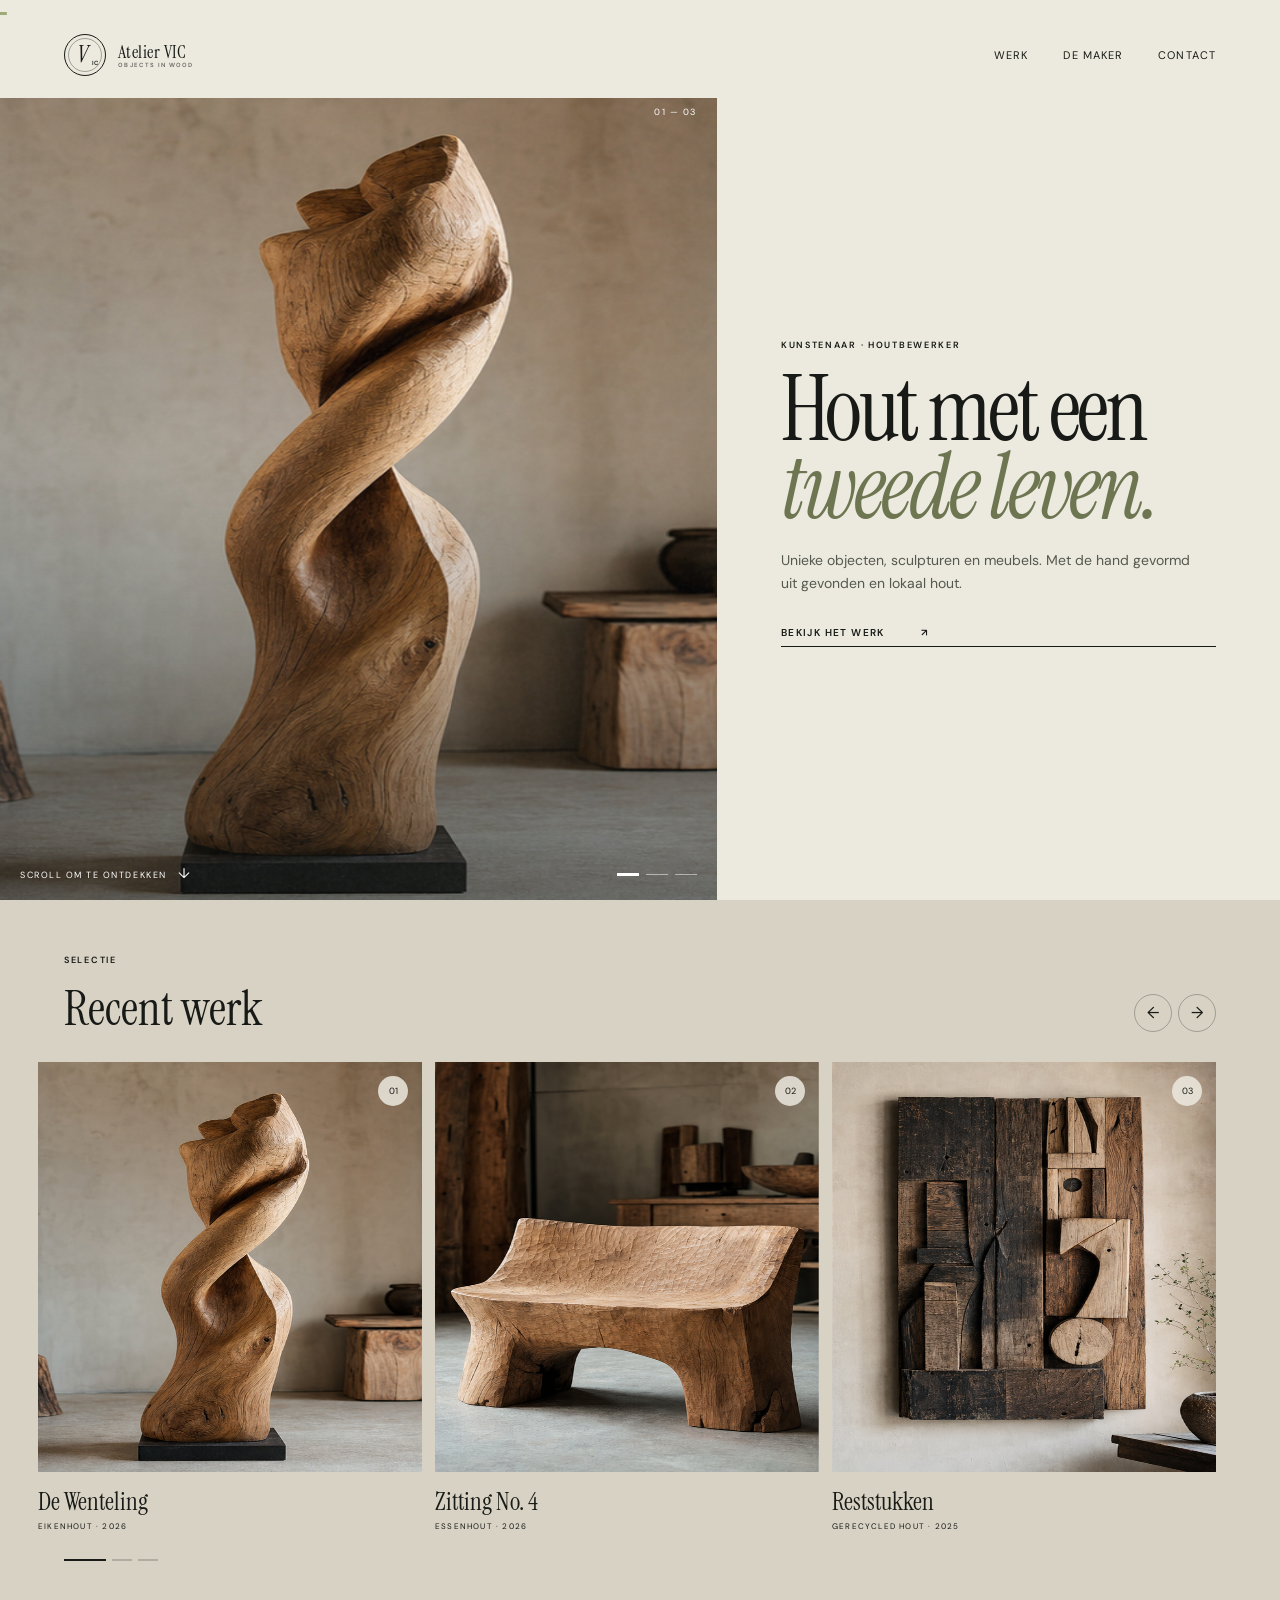
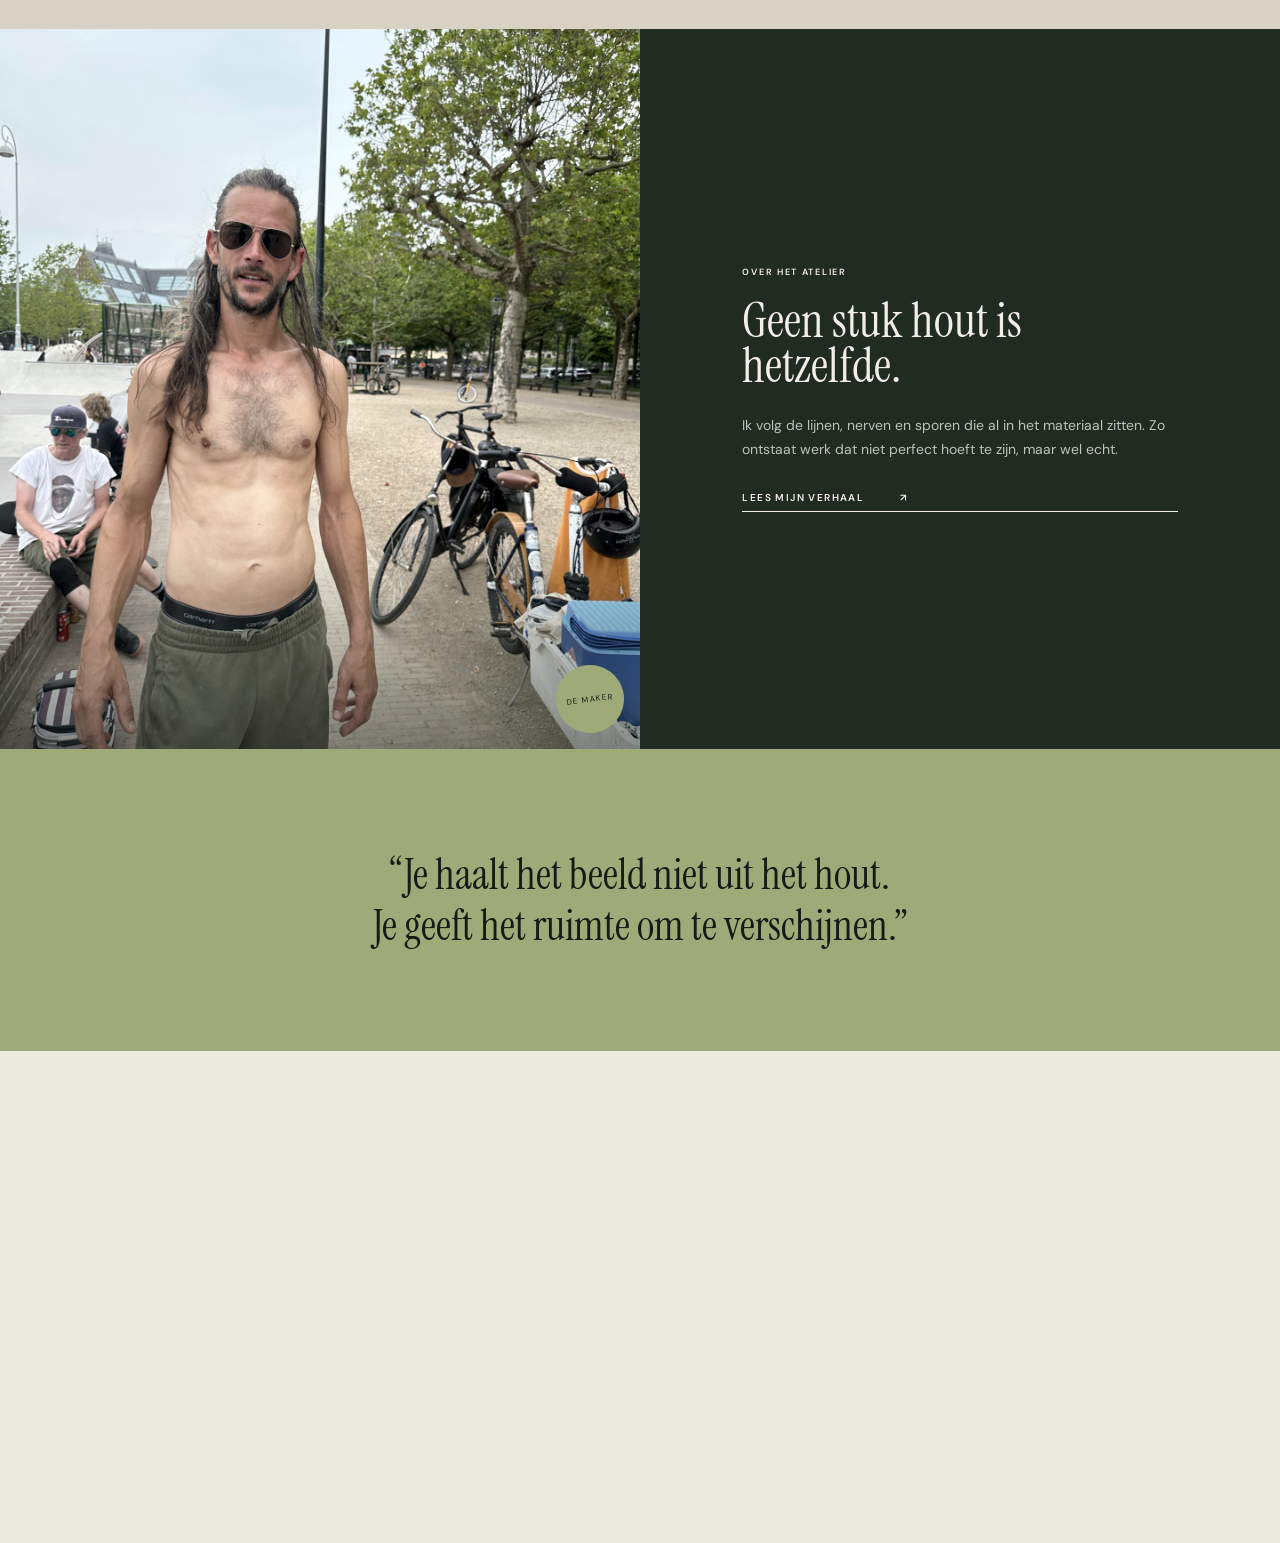
<file: index.html>
<!doctype html>
<html lang="nl" class="home-shell">
<head>
  <meta charset="utf-8">
  <meta name="viewport" content="width=device-width, initial-scale=1">
  <meta name="theme-color" content="#1e261e">
  <title>Atelier VIC — Kunst uit hout</title>
  <link rel="preconnect" href="https://fonts.googleapis.com">
  <link rel="preconnect" href="https://fonts.gstatic.com" crossorigin>
  <link href="https://fonts.googleapis.com/css2?family=DM+Sans:wght@400;500;600&family=Instrument+Serif:ital@0;1&display=swap" rel="stylesheet">
  <link rel="stylesheet" href="styles.css">
</head>
<body class="home">
  <div class="scroll-progress" aria-hidden="true"><span></span></div>
  <header class="site-header">
    <a class="brand" href="index.html" aria-label="Atelier VIC home">
      <span class="brand-mark" aria-hidden="true"><span>V</span><small>IC</small></span>
      <span class="brand-copy"><span class="brand-name">Atelier VIC</span><span class="brand-sub">Objects in wood</span></span>
    </a>
    <button class="menu-button" type="button" aria-label="Menu openen" aria-expanded="false">
      <span></span><span></span>
    </button>
    <nav class="nav">
      <a href="werk.html">Werk</a>
      <a href="over.html">De maker</a>
      <a href="contact.html">Contact</a>
    </nav>
  </header>

  <main id="top">
    <section class="hero snap-section">
      <div class="hero-art" aria-label="Handgemaakte sculpturen van hout">
        <div class="hero-slides" aria-hidden="true">
          <div class="hero-slide panel-one is-active"></div>
          <div class="hero-slide panel-two"></div>
          <div class="hero-slide panel-three"></div>
        </div>
        <div class="grain"></div>
        <div class="hero-index" aria-live="polite">01 — 03</div>
        <div class="hero-dots" aria-label="Hero-afbeeldingen">
          <button class="is-active" type="button" data-slide="0" aria-label="Toon sculptuur"></button>
          <button type="button" data-slide="1" aria-label="Toon houten bank"></button>
          <button type="button" data-slide="2" aria-label="Toon wandobject"></button>
        </div>
        <a class="scroll-note" href="#werk">SCROLL OM TE ONTDEKKEN <span>↓</span></a>
      </div>
      <div class="hero-copy">
        <p class="eyebrow">KUNSTENAAR · HOUTBEWERKER</p>
        <h1>Hout met een<br><em>tweede leven.</em></h1>
        <p class="intro">Unieke objecten, sculpturen en meubels. Met de hand gevormd uit gevonden en lokaal hout.</p>
        <a class="text-link" href="werk.html">BEKIJK HET WERK <span>↗</span></a>
      </div>
    </section>

    <section class="work-section snap-section" id="werk">
      <div class="section-head">
        <div>
          <p class="eyebrow">SELECTIE</p>
          <h2>Recent werk</h2>
        </div>
        <div class="gallery-controls">
          <button type="button" data-dir="-1" aria-label="Vorige werk">←</button>
          <button type="button" data-dir="1" aria-label="Volgende werk">→</button>
        </div>
      </div>

      <div class="gallery" tabindex="0">
        <article class="work-card">
          <div class="work-image panel-one"><span>01</span></div>
          <div class="work-meta">
            <h3><a href="project-de-wenteling.html">De Wenteling</a></h3>
            <p>EIKENHOUT · 2026</p>
          </div>
        </article>
        <article class="work-card">
          <div class="work-image panel-two"><span>02</span></div>
          <div class="work-meta">
            <h3>Zitting No. 4</h3>
            <p>ESSENHOUT · 2026</p>
          </div>
        </article>
        <article class="work-card">
          <div class="work-image panel-three"><span>03</span></div>
          <div class="work-meta">
            <h3>Reststukken</h3>
            <p>GERECYCLED HOUT · 2025</p>
          </div>
        </article>
      </div>
      <div class="gallery-status" aria-hidden="true"><span class="is-active"></span><span></span><span></span></div>
    </section>

    <section class="maker snap-section" id="maker">
      <div class="maker-photo">
        <img src="assets/maker.jpg" alt="De maker achter Atelier VIC">
        <span class="photo-label">DE MAKER</span>
      </div>
      <div class="maker-copy">
        <p class="eyebrow">OVER HET ATELIER</p>
        <h2>Geen stuk hout is hetzelfde.</h2>
        <p>Ik volg de lijnen, nerven en sporen die al in het materiaal zitten. Zo ontstaat werk dat niet perfect hoeft te zijn, maar wel echt.</p>
        <a class="text-link light" href="over.html">LEES MIJN VERHAAL <span>↗</span></a>
      </div>
    </section>

    <section class="quote snap-section">
      <p>“Je haalt het beeld niet uit het hout.<br>Je geeft het ruimte om te verschijnen.”</p>
    </section>

    <section class="contact snap-section" id="contact">
      <p class="eyebrow">EEN IDEE OF EEN BIJZONDER STUK HOUT?</p>
      <h2>Laten we iets<br><em>maken.</em></h2>
      <a class="contact-button" href="contact.html">
        <span>VERTEL JE IDEE</span>
        <span>↗</span>
      </a>
      <div class="footer-row">
        <span>ATELIER VIC © 2026</span>
        <span>INSTAGRAM ↗</span>
      </div>
    </section>
  </main>

  <script src="script.js"></script>
</body>
</html>
</file>
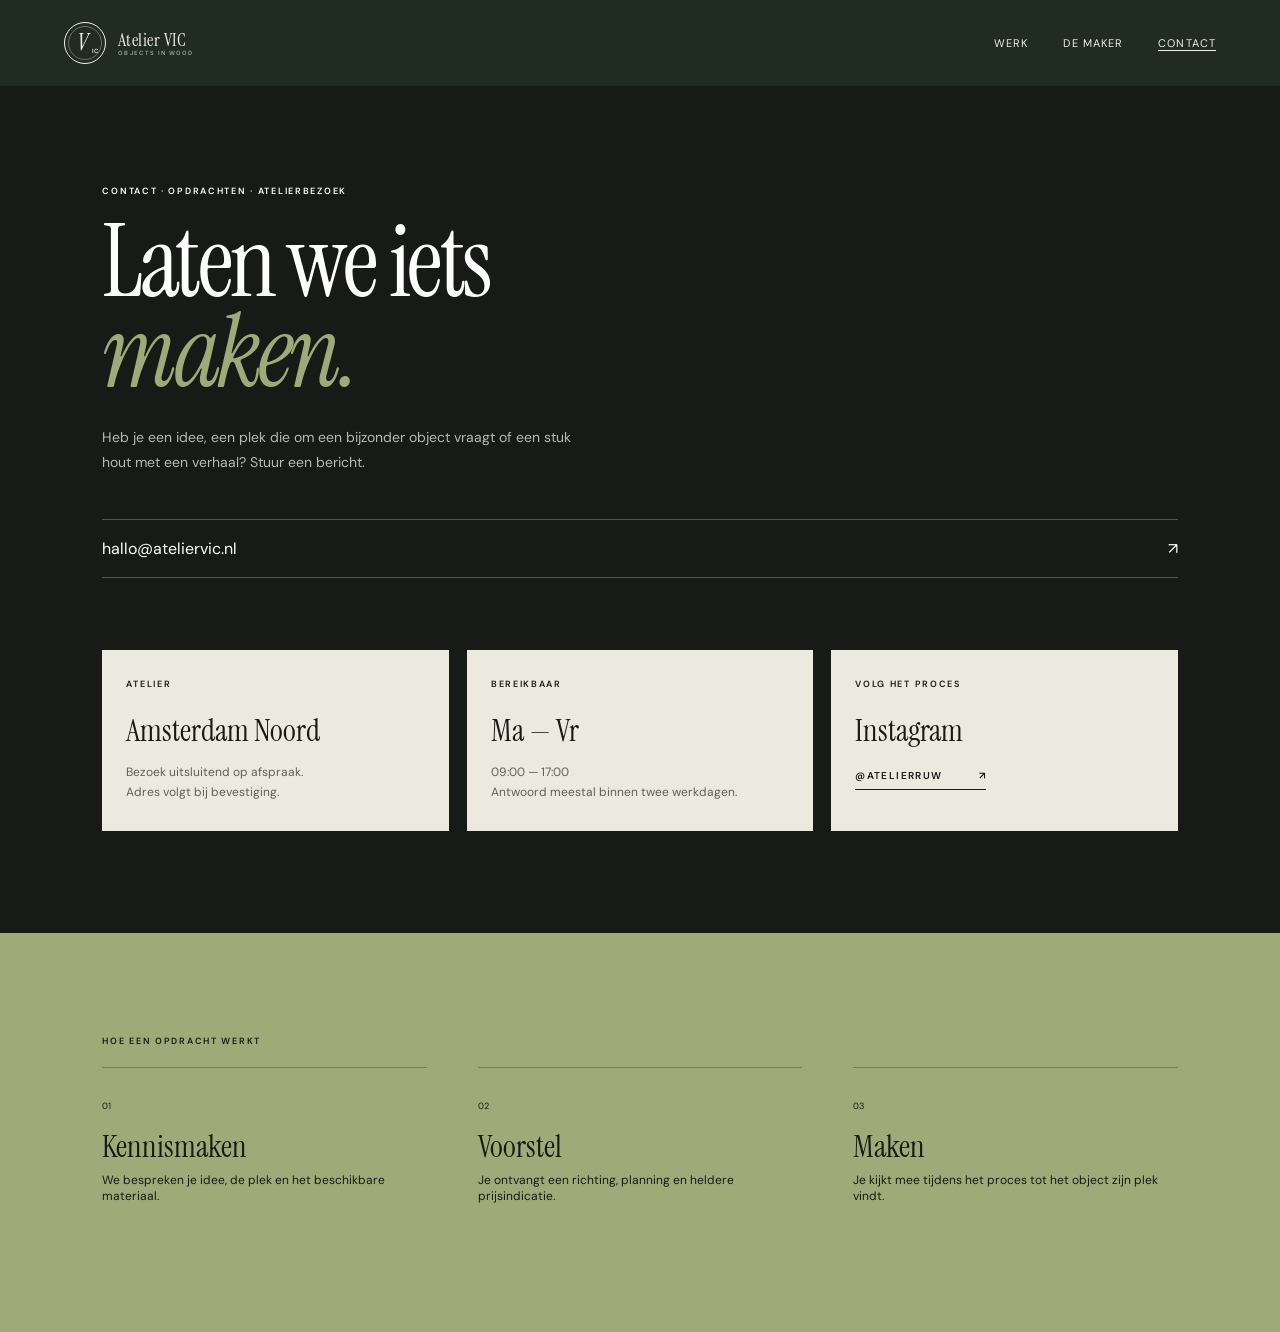
<file: contact.html>
<!doctype html>
<html lang="nl">
<head>
  <meta charset="utf-8">
  <meta name="viewport" content="width=device-width, initial-scale=1">
  <meta name="theme-color" content="#171a16">
  <title>Contact — Atelier VIC</title>
  <link rel="preconnect" href="https://fonts.googleapis.com">
  <link rel="preconnect" href="https://fonts.gstatic.com" crossorigin>
  <link href="https://fonts.googleapis.com/css2?family=DM+Sans:wght@400;500;600&family=Instrument+Serif:ital@0;1&display=swap" rel="stylesheet">
  <link rel="stylesheet" href="styles.css">
</head>
<body class="page-contact">
  <header class="site-header dark-header">
    <a class="brand" href="index.html" aria-label="Atelier VIC home"><span class="brand-mark" aria-hidden="true"><span>V</span><small>IC</small></span><span class="brand-copy"><span class="brand-name">Atelier VIC</span><span class="brand-sub">Objects in wood</span></span></a>
    <button class="menu-button" type="button" aria-label="Menu openen" aria-expanded="false"><span></span><span></span></button>
    <nav class="nav">
      <a href="werk.html">Werk</a>
      <a href="over.html">De maker</a>
      <a class="active" href="contact.html">Contact</a>
    </nav>
  </header>

  <main>
    <section class="contact-hero">
      <p class="eyebrow">CONTACT · OPDRACHTEN · ATELIERBEZOEK</p>
      <h1>Laten we iets<br><em>maken.</em></h1>
      <p>Heb je een idee, een plek die om een bijzonder object vraagt of een stuk hout met een verhaal? Stuur een bericht.</p>
      <a class="big-mail" href="mailto:hallo@ateliervic.nl">hallo@ateliervic.nl <span>↗</span></a>
    </section>

    <section class="contact-grid">
      <article>
        <p class="eyebrow">ATELIER</p>
        <h2>Amsterdam Noord</h2>
        <p>Bezoek uitsluitend op afspraak.<br>Adres volgt bij bevestiging.</p>
      </article>
      <article>
        <p class="eyebrow">BEREIKBAAR</p>
        <h2>Ma — Vr</h2>
        <p>09:00 — 17:00<br>Antwoord meestal binnen twee werkdagen.</p>
      </article>
      <article>
        <p class="eyebrow">VOLG HET PROCES</p>
        <h2>Instagram</h2>
        <a class="text-link" href="https://instagram.com/" target="_blank" rel="noreferrer">@ATELIERRUW <span>↗</span></a>
      </article>
    </section>

    <section class="commission">
      <p class="eyebrow">HOE EEN OPDRACHT WERKT</p>
      <div class="commission-steps">
        <article><span>01</span><h2>Kennismaken</h2><p>We bespreken je idee, de plek en het beschikbare materiaal.</p></article>
        <article><span>02</span><h2>Voorstel</h2><p>Je ontvangt een richting, planning en heldere prijsindicatie.</p></article>
        <article><span>03</span><h2>Maken</h2><p>Je kijkt mee tijdens het proces tot het object zijn plek vindt.</p></article>
      </div>
    </section>
  </main>
  <script src="script.js"></script>
</body>
</html>
</file>
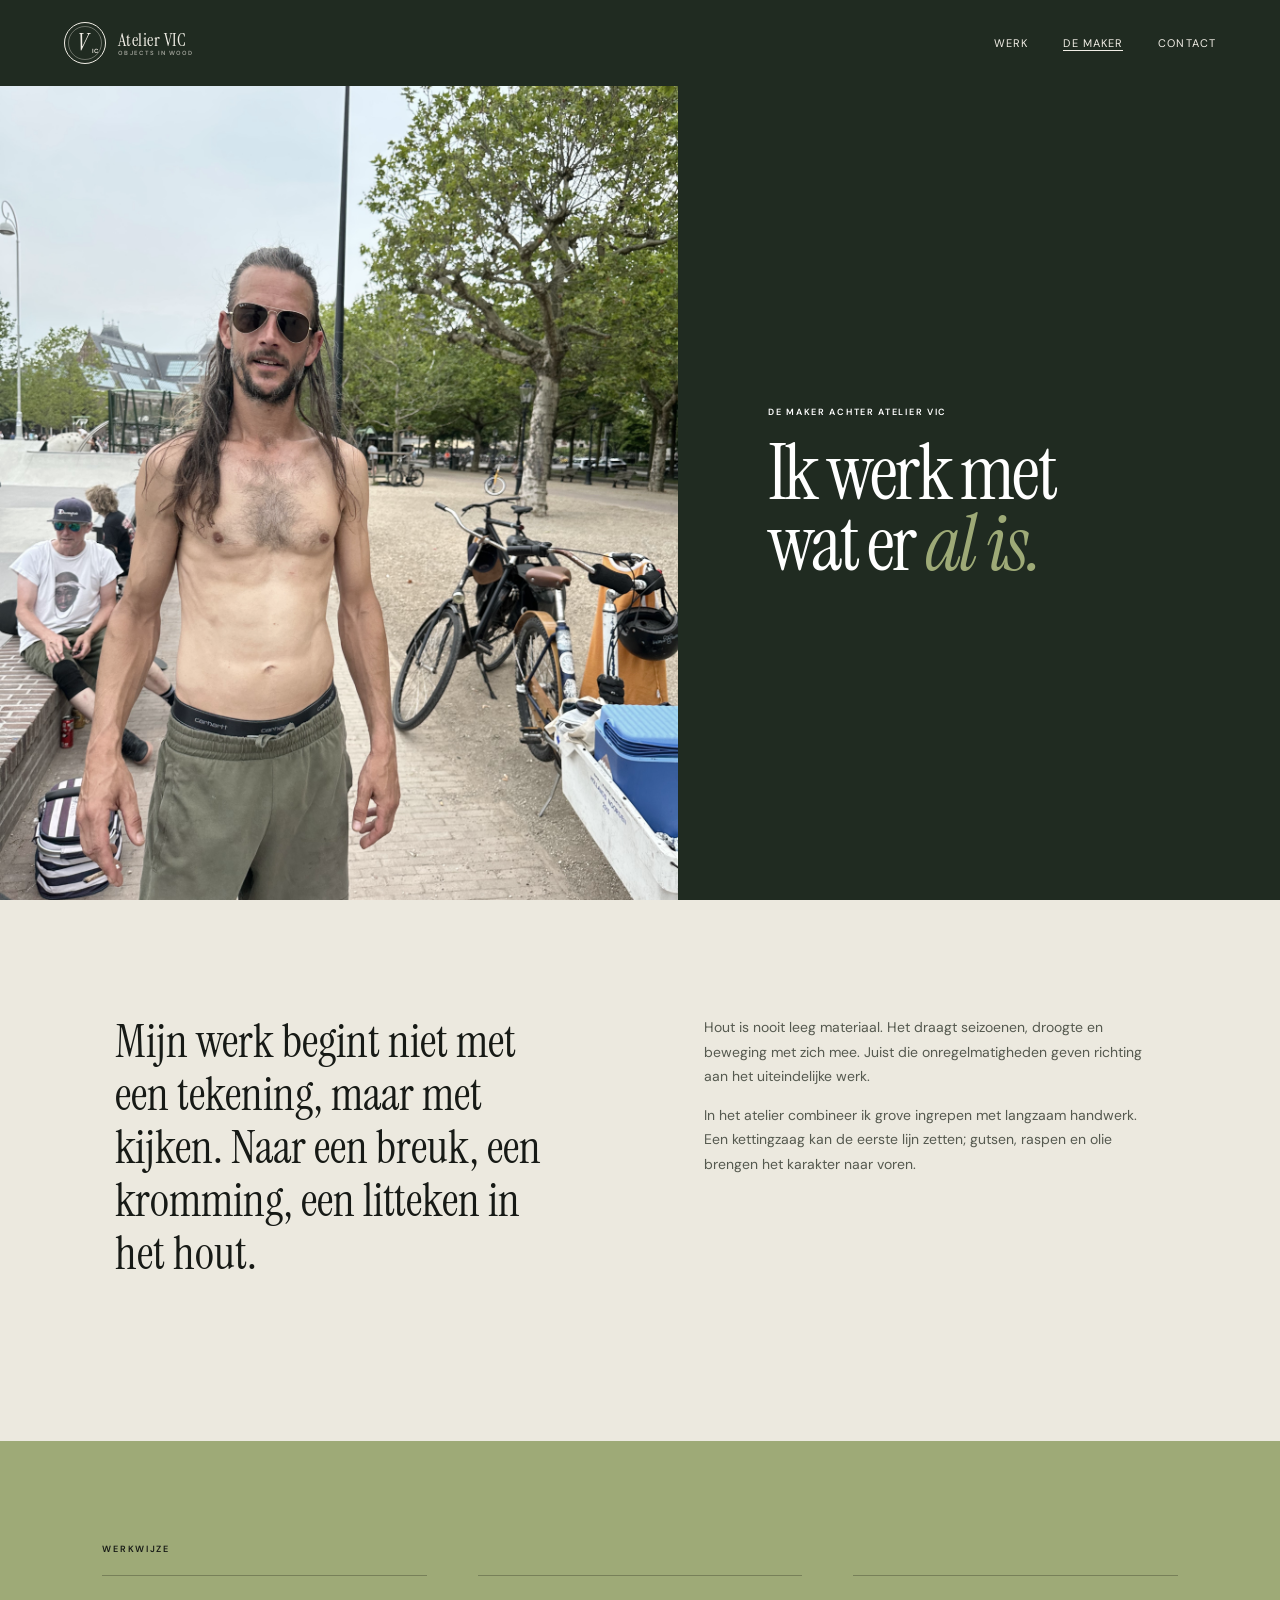
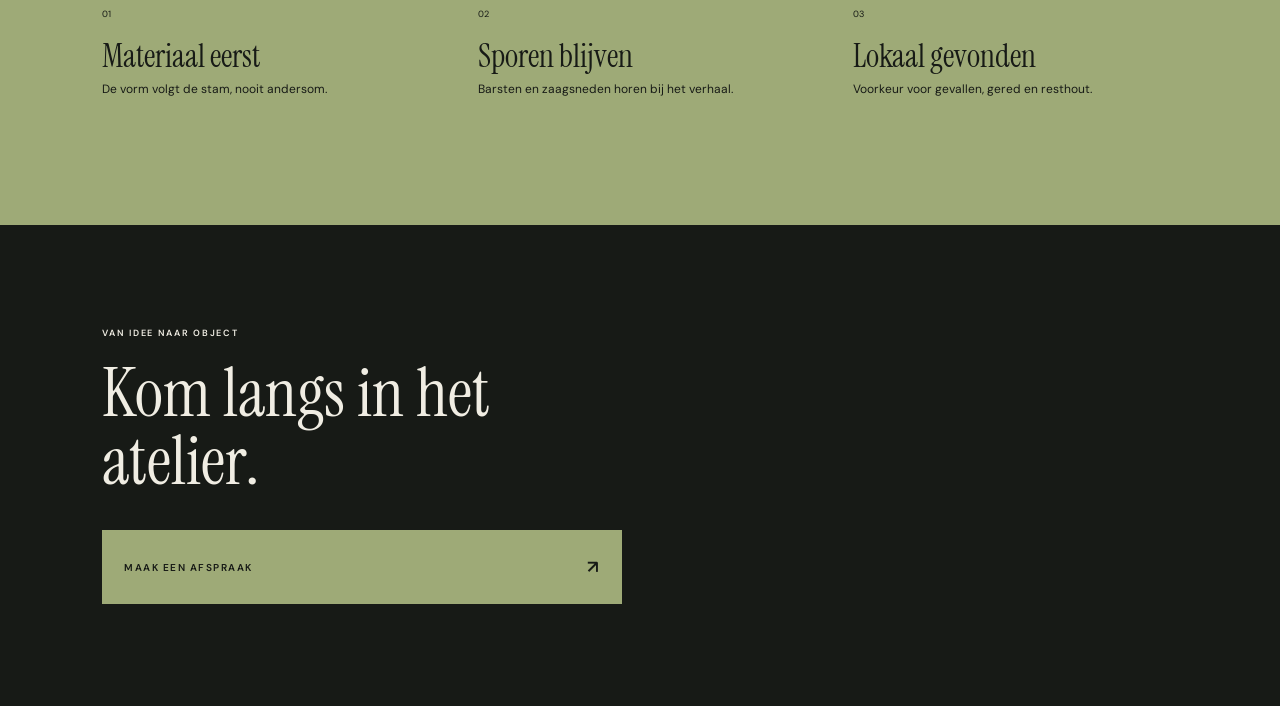
<file: over.html>
<!doctype html>
<html lang="nl">
<head>
  <meta charset="utf-8">
  <meta name="viewport" content="width=device-width, initial-scale=1">
  <meta name="theme-color" content="#202b21">
  <title>De maker — Atelier VIC</title>
  <link rel="preconnect" href="https://fonts.googleapis.com">
  <link rel="preconnect" href="https://fonts.gstatic.com" crossorigin>
  <link href="https://fonts.googleapis.com/css2?family=DM+Sans:wght@400;500;600&family=Instrument+Serif:ital@0;1&display=swap" rel="stylesheet">
  <link rel="stylesheet" href="styles.css">
</head>
<body class="page-about">
  <header class="site-header dark-header">
    <a class="brand" href="index.html" aria-label="Atelier VIC home"><span class="brand-mark" aria-hidden="true"><span>V</span><small>IC</small></span><span class="brand-copy"><span class="brand-name">Atelier VIC</span><span class="brand-sub">Objects in wood</span></span></a>
    <button class="menu-button" type="button" aria-label="Menu openen" aria-expanded="false"><span></span><span></span></button>
    <nav class="nav">
      <a href="werk.html">Werk</a>
      <a class="active" href="over.html">De maker</a>
      <a href="contact.html">Contact</a>
    </nav>
  </header>

  <main>
    <section class="about-hero">
      <div class="about-photo"><img src="assets/maker.jpg" alt="Maker van Atelier VIC"></div>
      <div class="about-title">
        <p class="eyebrow">DE MAKER ACHTER ATELIER VIC</p>
        <h1>Ik werk met<br>wat er <em>al is.</em></h1>
      </div>
    </section>

    <section class="about-story">
      <p class="story-lead">Mijn werk begint niet met een tekening, maar met kijken. Naar een breuk, een kromming, een litteken in het hout.</p>
      <div class="story-columns">
        <p>Hout is nooit leeg materiaal. Het draagt seizoenen, droogte en beweging met zich mee. Juist die onregelmatigheden geven richting aan het uiteindelijke werk.</p>
        <p>In het atelier combineer ik grove ingrepen met langzaam handwerk. Een kettingzaag kan de eerste lijn zetten; gutsen, raspen en olie brengen het karakter naar voren.</p>
      </div>
    </section>

    <section class="principles">
      <p class="eyebrow">WERKWIJZE</p>
      <div class="principle-list">
        <article><span>01</span><h2>Materiaal eerst</h2><p>De vorm volgt de stam, nooit andersom.</p></article>
        <article><span>02</span><h2>Sporen blijven</h2><p>Barsten en zaagsneden horen bij het verhaal.</p></article>
        <article><span>03</span><h2>Lokaal gevonden</h2><p>Voorkeur voor gevallen, gered en resthout.</p></article>
      </div>
    </section>

    <section class="page-cta">
      <p class="eyebrow">VAN IDEE NAAR OBJECT</p>
      <h2>Kom langs in het atelier.</h2>
      <a class="contact-button" href="contact.html"><span>MAAK EEN AFSPRAAK</span><span>↗</span></a>
    </section>
  </main>
  <script src="script.js"></script>
</body>
</html>
</file>
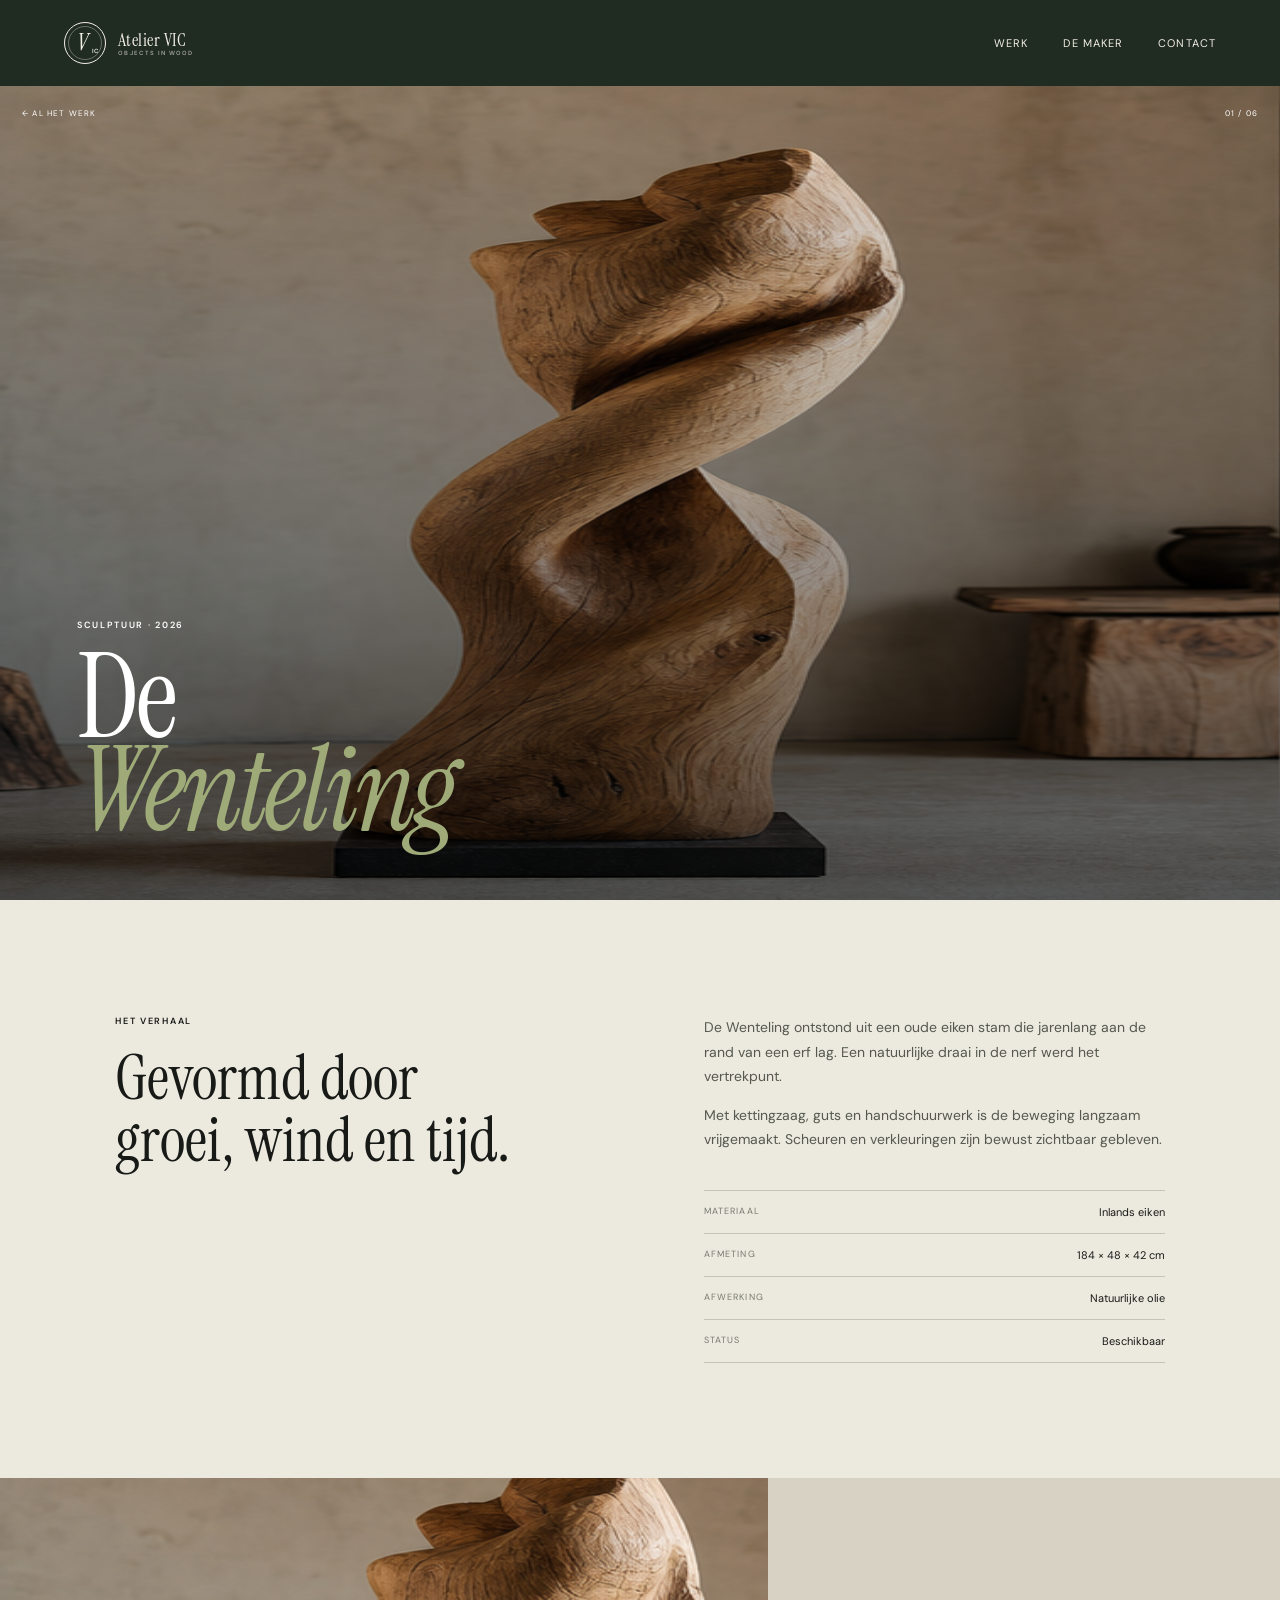
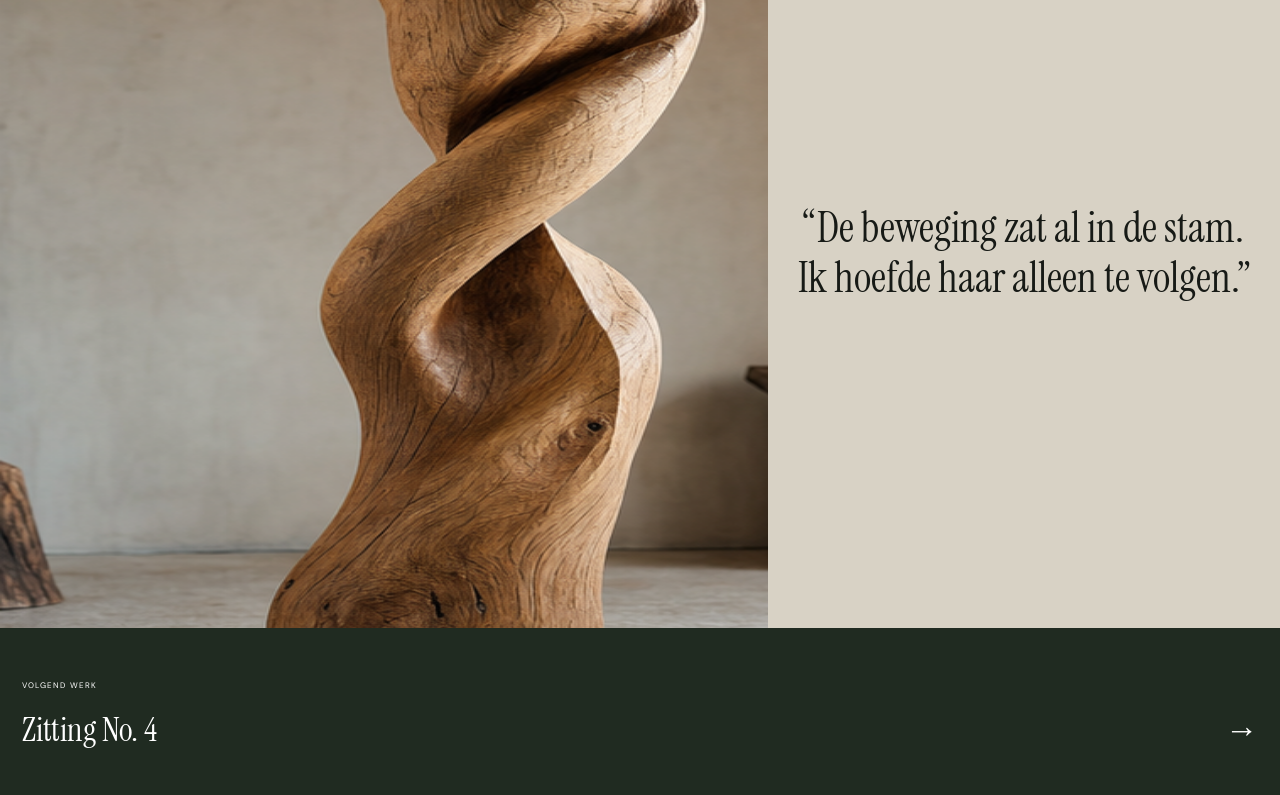
<file: project-de-wenteling.html>
<!doctype html>
<html lang="nl">
<head>
  <meta charset="utf-8">
  <meta name="viewport" content="width=device-width, initial-scale=1">
  <meta name="theme-color" content="#202b21">
  <title>De Wenteling — Atelier VIC</title>
  <link rel="preconnect" href="https://fonts.googleapis.com">
  <link rel="preconnect" href="https://fonts.gstatic.com" crossorigin>
  <link href="https://fonts.googleapis.com/css2?family=DM+Sans:wght@400;500;600&family=Instrument+Serif:ital@0;1&display=swap" rel="stylesheet">
  <link rel="stylesheet" href="styles.css">
</head>
<body class="page-project">
  <header class="site-header dark-header">
    <a class="brand" href="index.html" aria-label="Atelier VIC home"><span class="brand-mark" aria-hidden="true"><span>V</span><small>IC</small></span><span class="brand-copy"><span class="brand-name">Atelier VIC</span><span class="brand-sub">Objects in wood</span></span></a>
    <button class="menu-button" type="button" aria-label="Menu openen" aria-expanded="false"><span></span><span></span></button>
    <nav class="nav">
      <a href="werk.html">Werk</a>
      <a href="over.html">De maker</a>
      <a href="contact.html">Contact</a>
    </nav>
  </header>

  <main>
    <section class="project-hero panel-one">
      <a class="back-link" href="werk.html">← AL HET WERK</a>
      <div class="project-number">01 / 06</div>
      <div class="project-title">
        <p class="eyebrow">SCULPTUUR · 2026</p>
        <h1>De<br><em>Wenteling</em></h1>
      </div>
    </section>

    <section class="project-story">
      <div>
        <p class="eyebrow">HET VERHAAL</p>
        <h2>Gevormd door groei, wind en tijd.</h2>
      </div>
      <div>
        <p>De Wenteling ontstond uit een oude eiken stam die jarenlang aan de rand van een erf lag. Een natuurlijke draai in de nerf werd het vertrekpunt.</p>
        <p>Met kettingzaag, guts en handschuurwerk is de beweging langzaam vrijgemaakt. Scheuren en verkleuringen zijn bewust zichtbaar gebleven.</p>
        <dl class="project-facts">
          <div><dt>Materiaal</dt><dd>Inlands eiken</dd></div>
          <div><dt>Afmeting</dt><dd>184 × 48 × 42 cm</dd></div>
          <div><dt>Afwerking</dt><dd>Natuurlijke olie</dd></div>
          <div><dt>Status</dt><dd>Beschikbaar</dd></div>
        </dl>
      </div>
    </section>

    <section class="detail-images">
      <div class="detail-image panel-one crop-close"></div>
      <blockquote>“De beweging zat al in de stam. Ik hoefde haar alleen te volgen.”</blockquote>
    </section>

    <nav class="project-next">
      <span>VOLGEND WERK</span>
      <a href="werk.html">Zitting No. 4 <b>→</b></a>
    </nav>
  </main>
  <script src="script.js"></script>
</body>
</html>
</file>
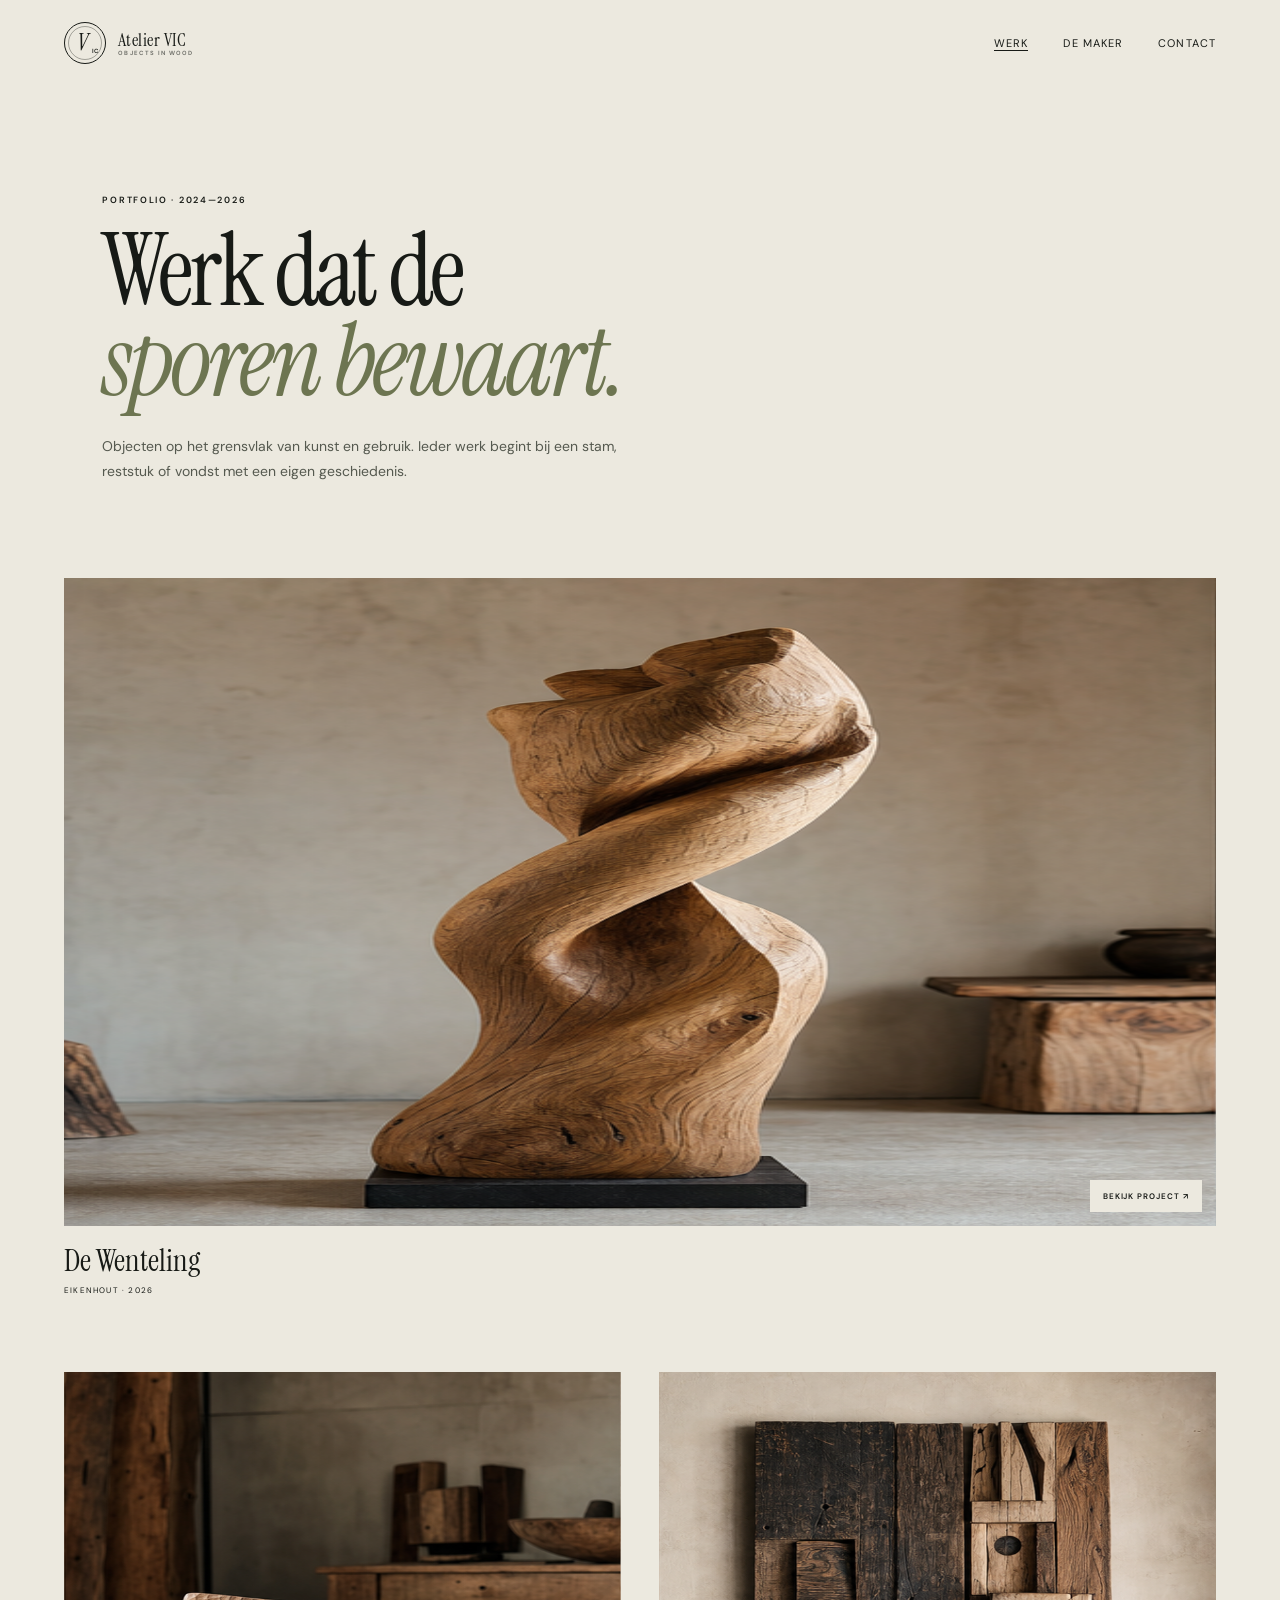
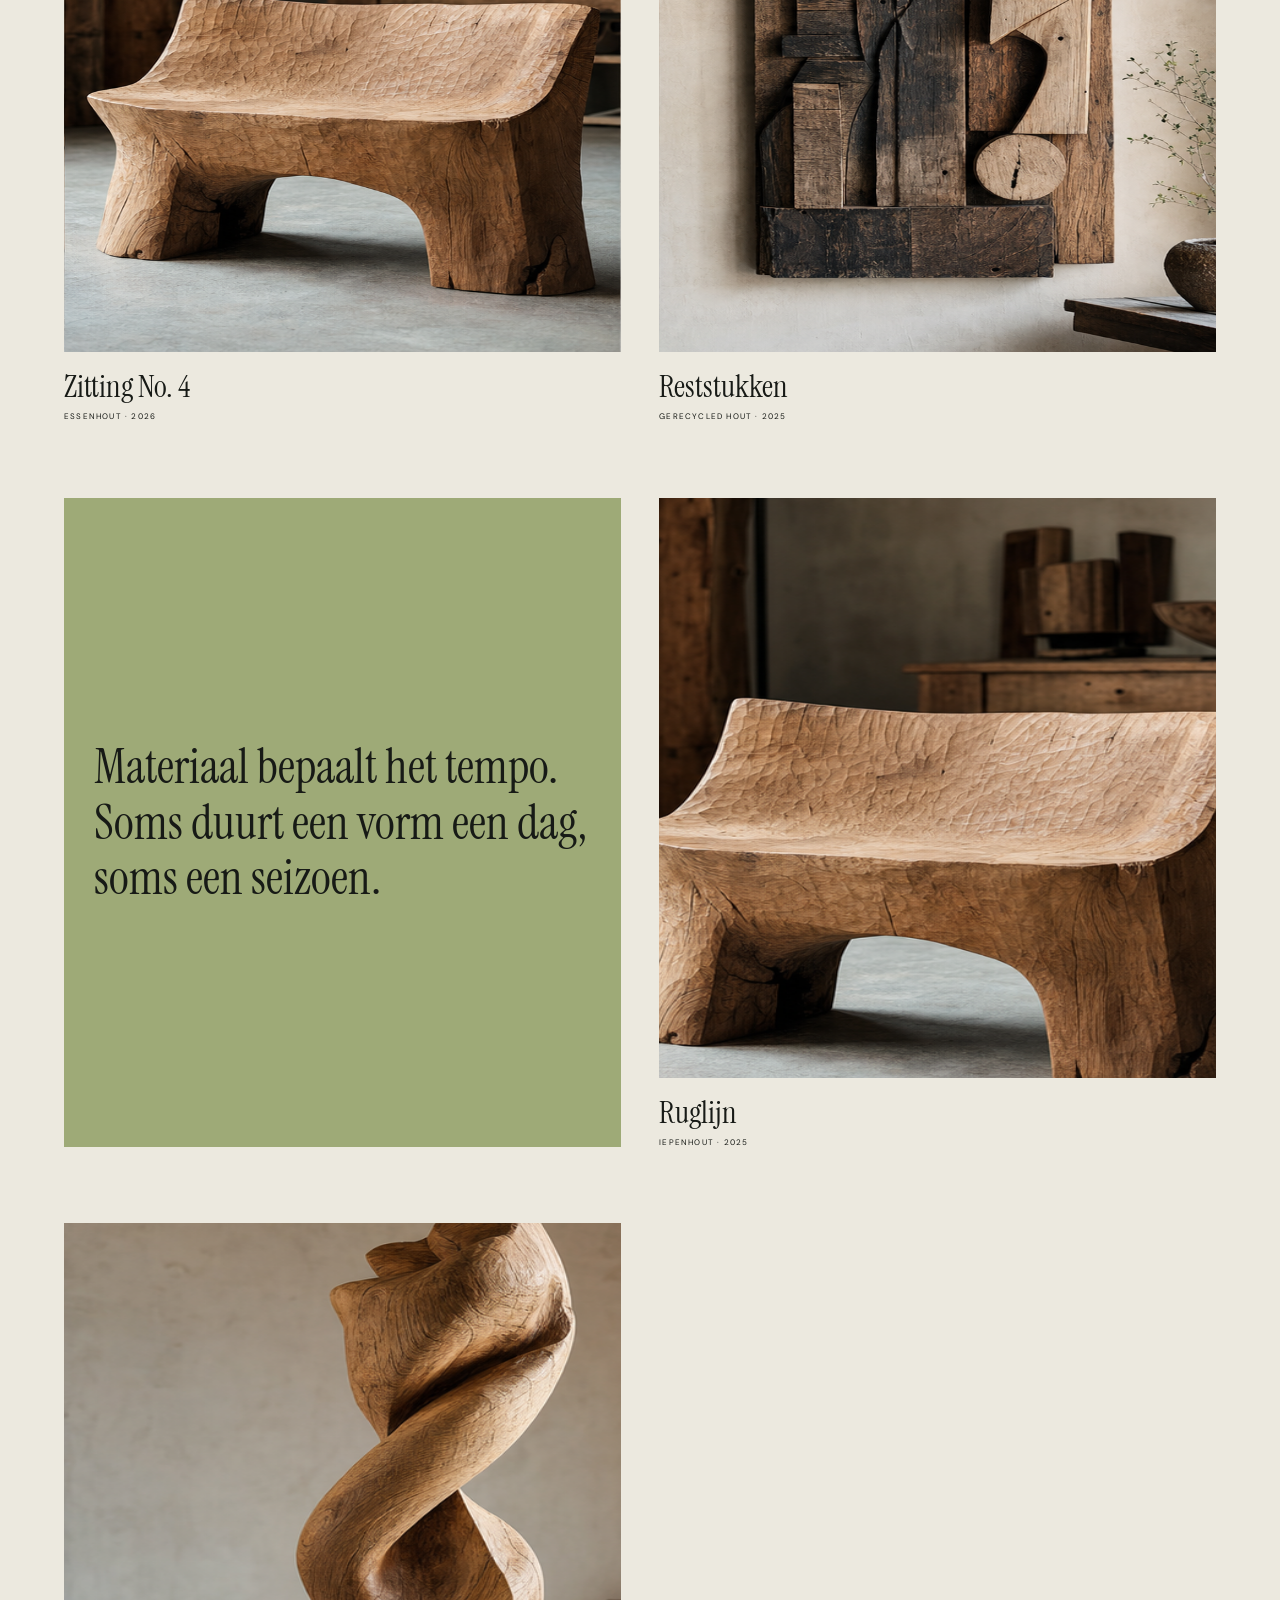
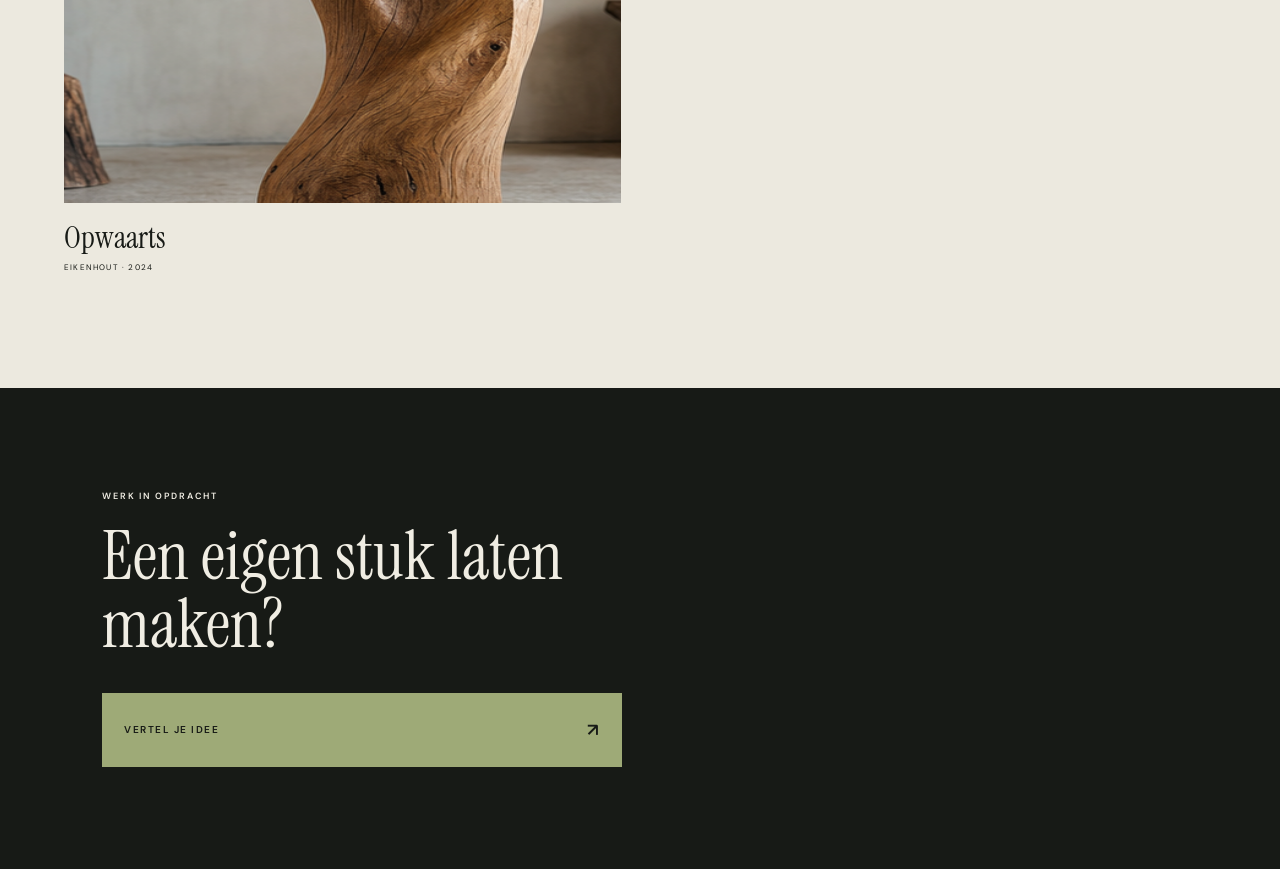
<file: werk.html>
<!doctype html>
<html lang="nl">
<head>
  <meta charset="utf-8">
  <meta name="viewport" content="width=device-width, initial-scale=1">
  <meta name="theme-color" content="#d8d2c5">
  <title>Werk — Atelier VIC</title>
  <link rel="preconnect" href="https://fonts.googleapis.com">
  <link rel="preconnect" href="https://fonts.gstatic.com" crossorigin>
  <link href="https://fonts.googleapis.com/css2?family=DM+Sans:wght@400;500;600&family=Instrument+Serif:ital@0;1&display=swap" rel="stylesheet">
  <link rel="stylesheet" href="styles.css">
</head>
<body class="page-work">
  <header class="site-header">
    <a class="brand" href="index.html" aria-label="Atelier VIC home"><span class="brand-mark" aria-hidden="true"><span>V</span><small>IC</small></span><span class="brand-copy"><span class="brand-name">Atelier VIC</span><span class="brand-sub">Objects in wood</span></span></a>
    <button class="menu-button" type="button" aria-label="Menu openen" aria-expanded="false"><span></span><span></span></button>
    <nav class="nav">
      <a class="active" href="werk.html">Werk</a>
      <a href="over.html">De maker</a>
      <a href="contact.html">Contact</a>
    </nav>
  </header>

  <main>
    <section class="page-intro">
      <p class="eyebrow">PORTFOLIO · 2024—2026</p>
      <h1>Werk dat de<br><em>sporen bewaart.</em></h1>
      <p>Objecten op het grensvlak van kunst en gebruik. Ieder werk begint bij een stam, reststuk of vondst met een eigen geschiedenis.</p>
    </section>

    <section class="portfolio-grid">
      <a class="portfolio-item featured" href="project-de-wenteling.html">
        <div class="portfolio-image panel-one"><span>BEKIJK PROJECT ↗</span></div>
        <div class="portfolio-caption"><h2>De Wenteling</h2><p>EIKENHOUT · 2026</p></div>
      </a>
      <article class="portfolio-item">
        <div class="portfolio-image panel-two"></div>
        <div class="portfolio-caption"><h2>Zitting No. 4</h2><p>ESSENHOUT · 2026</p></div>
      </article>
      <article class="portfolio-item">
        <div class="portfolio-image panel-three"></div>
        <div class="portfolio-caption"><h2>Reststukken</h2><p>GERECYCLED HOUT · 2025</p></div>
      </article>
      <article class="portfolio-item quote-card">
        <p>Materiaal bepaalt het tempo. Soms duurt een vorm een dag, soms een seizoen.</p>
      </article>
      <article class="portfolio-item">
        <div class="portfolio-image panel-two crop-close"></div>
        <div class="portfolio-caption"><h2>Ruglijn</h2><p>IEPENHOUT · 2025</p></div>
      </article>
      <article class="portfolio-item">
        <div class="portfolio-image panel-one crop-close"></div>
        <div class="portfolio-caption"><h2>Opwaarts</h2><p>EIKENHOUT · 2024</p></div>
      </article>
    </section>

    <section class="page-cta">
      <p class="eyebrow">WERK IN OPDRACHT</p>
      <h2>Een eigen stuk laten maken?</h2>
      <a class="contact-button" href="contact.html"><span>VERTEL JE IDEE</span><span>↗</span></a>
    </section>
  </main>
  <script src="script.js"></script>
</body>
</html>
</file>
<file: styles.css>
:root {
  --ink: #171a16;
  --forest: #202b21;
  --moss: #9eaa77;
  --paper: #ece9df;
  --sand: #c7baa7;
  --line: rgba(23, 26, 22, .18);
}

* { box-sizing: border-box; }
html { scroll-behavior: smooth; }
.home-shell { scroll-snap-type: y proximity; }
body {
  margin: 0;
  color: var(--ink);
  background: var(--paper);
  font-family: "DM Sans", sans-serif;
  -webkit-font-smoothing: antialiased;
}

a { color: inherit; text-decoration: none; }
button { color: inherit; font: inherit; }

.site-header {
  height: 74px;
  padding: 0 22px;
  display: flex;
  align-items: center;
  justify-content: space-between;
  background: var(--paper);
  position: sticky;
  top: 0;
  z-index: 20;
}

.scroll-progress {
  height: 3px;
  position: fixed;
  z-index: 50;
  top: 0;
  left: 0;
  right: 0;
  pointer-events: none;
}
.scroll-progress span {
  width: 100%;
  height: 100%;
  display: block;
  background: var(--moss);
  transform: scaleX(0);
  transform-origin: left center;
  will-change: transform;
}

.brand {
  display: flex;
  align-items: center;
  gap: 12px;
}

.brand-mark {
  width: 42px;
  height: 42px;
  display: grid;
  place-items: center;
  position: relative;
  border: 1px solid currentColor;
  border-radius: 50%;
  font-family: "Instrument Serif", serif;
  line-height: 1;
}
.brand-mark::after {
  content: "";
  position: absolute;
  inset: 3px;
  border: 1px solid currentColor;
  border-radius: inherit;
  opacity: .35;
}
.brand-mark > span {
  margin: -1px 6px 0 0;
  font-size: 24px;
  font-style: italic;
}
.brand-mark small {
  position: absolute;
  z-index: 1;
  right: 7px;
  bottom: 9px;
  font-family: "DM Sans", sans-serif;
  font-size: 6px;
  font-weight: 600;
  letter-spacing: .03em;
}
.brand-copy { display: flex; flex-direction: column; gap: 1px; }
.brand-name {
  font-family: "Instrument Serif", serif;
  font-size: 18px;
  line-height: 1;
  letter-spacing: .025em;
}
.brand-sub {
  font-size: 6px;
  font-weight: 600;
  line-height: 1;
  letter-spacing: .22em;
  text-transform: uppercase;
  opacity: .62;
}

.menu-button {
  width: 42px;
  height: 42px;
  padding: 13px 8px;
  display: flex;
  flex-direction: column;
  justify-content: center;
  gap: 7px;
  border: 0;
  background: transparent;
  cursor: pointer;
}

.menu-button span { height: 1px; width: 26px; background: var(--ink); transition: .25s; }
.menu-button[aria-expanded="true"] span:first-child { transform: translateY(4px) rotate(45deg); }
.menu-button[aria-expanded="true"] span:last-child { transform: translateY(-4px) rotate(-45deg); }
.nav { display: none; }
.nav .active { border-bottom: 1px solid currentColor; }

.hero-art {
  min-height: 64vh;
  position: relative;
  overflow: hidden;
  background-image: url("assets/wood-gallery.png");
  background-size: 300% 100%;
  background-position: left center;
}

.hero-slides { position: absolute; inset: 0; }
.hero-slide {
  position: absolute;
  inset: -2%;
  opacity: 0;
  background-image: url("assets/wood-gallery.png");
  background-size: 300% 100%;
  background-repeat: no-repeat;
  transform: scale(1.045);
  transition: opacity .9s ease, transform 5.4s ease;
  will-change: opacity, transform;
}
.hero-slide.is-active { opacity: 1; transform: scale(1); }

.hero-art::after {
  content: "";
  position: absolute;
  inset: 0;
  background: linear-gradient(180deg, transparent 45%, rgba(19, 21, 17, .5));
}

.grain {
  position: absolute;
  z-index: 2;
  inset: 0;
  opacity: .06;
  background-image: url("data:image/svg+xml,%3Csvg viewBox='0 0 180 180' xmlns='http://www.w3.org/2000/svg'%3E%3Cfilter id='n'%3E%3CfeTurbulence type='fractalNoise' baseFrequency='.8' numOctaves='4' stitchTiles='stitch'/%3E%3C/filter%3E%3Crect width='100%25' height='100%25' filter='url(%23n)' opacity='.8'/%3E%3C/svg%3E");
}

.hero-index, .scroll-note {
  position: absolute;
  z-index: 3;
  color: white;
  font-size: 9px;
  letter-spacing: .17em;
}

.hero-index { top: 20px; right: 20px; }
.scroll-note { bottom: 18px; left: 20px; }
.scroll-note span { margin-left: 8px; font-size: 14px; }
.hero-dots {
  position: absolute;
  z-index: 4;
  right: 20px;
  bottom: 21px;
  display: flex;
  gap: 7px;
}
.hero-dots button {
  width: 22px;
  height: 10px;
  padding: 0;
  position: relative;
  border: 0;
  background: transparent;
  cursor: pointer;
}
.hero-dots button::after {
  content: "";
  height: 1px;
  position: absolute;
  left: 0;
  right: 0;
  top: 5px;
  background: rgba(255,255,255,.5);
  transition: height .25s, background .25s;
}
.hero-dots button.is-active::after { height: 3px; top: 4px; background: white; }

.hero-copy { padding: 40px 22px 48px; }
.eyebrow {
  margin: 0 0 20px;
  font-size: 9px;
  font-weight: 600;
  letter-spacing: .19em;
}

h1, h2, h3, p { margin-top: 0; }
h1, h2, h3 {
  font-family: "Instrument Serif", serif;
  font-weight: 400;
}

h1 {
  margin-bottom: 22px;
  font-size: clamp(50px, 15vw, 72px);
  line-height: .87;
  letter-spacing: -.035em;
}

em { font-weight: 400; color: #6d7551; }
.intro {
  max-width: 420px;
  margin-bottom: 30px;
  color: #55594f;
  font-size: 14px;
  line-height: 1.7;
}

.text-link {
  display: inline-flex;
  gap: 36px;
  align-items: center;
  padding-bottom: 7px;
  border-bottom: 1px solid currentColor;
  font-size: 10px;
  font-weight: 600;
  letter-spacing: .14em;
}

.work-section {
  padding: 54px 0 68px;
  background: #d8d2c5;
  overflow: hidden;
}

.section-head {
  padding: 0 22px;
  display: flex;
  align-items: flex-end;
  justify-content: space-between;
}

.section-head h2, .maker h2, .contact h2 {
  margin-bottom: 0;
  font-size: 48px;
  line-height: .95;
}

.gallery-controls { display: flex; gap: 6px; }
.gallery-controls button {
  width: 38px;
  height: 38px;
  border: 1px solid rgba(0,0,0,.25);
  border-radius: 50%;
  background: transparent;
  cursor: pointer;
}

.gallery {
  display: flex;
  gap: 13px;
  margin-top: 30px;
  padding: 0 22px 8px;
  overflow-x: auto;
  scroll-snap-type: x mandatory;
  scrollbar-width: none;
}
.gallery::-webkit-scrollbar { display: none; }
.work-card { min-width: 78vw; scroll-snap-align: start; }
.work-image {
  height: 410px;
  padding: 14px;
  display: flex;
  align-items: flex-start;
  justify-content: flex-end;
  background: url("assets/wood-gallery.png") center/300% 100% no-repeat;
}
.work-image span {
  width: 30px;
  height: 30px;
  display: grid;
  place-items: center;
  border-radius: 50%;
  background: rgba(236,233,223,.85);
  font-size: 9px;
}
.panel-one { background-position: left center; }
.panel-two { background-position: center center; }
.panel-three { background-position: right center; }
.work-meta { padding-top: 13px; }
.work-meta h3 { margin-bottom: 3px; font-size: 25px; }
.work-meta p { margin: 0; font-size: 8px; letter-spacing: .15em; }
.gallery-status {
  margin: 18px 22px 0;
  display: flex;
  gap: 6px;
}
.gallery-status span {
  width: 20px;
  height: 2px;
  background: rgba(0,0,0,.18);
  transition: width .3s, background .3s;
}
.gallery-status span.is-active { width: 42px; background: var(--ink); }

.maker { background: var(--forest); color: #f2efe7; }
.maker-photo { height: 530px; position: relative; overflow: hidden; }
.maker-photo img { width: 100%; height: 100%; object-fit: cover; object-position: 50% 25%; filter: saturate(.72) contrast(1.04); }
.maker-photo::after { content:""; position:absolute; inset:0; background: linear-gradient(180deg, transparent 70%, rgba(18,25,18,.5)); }
.photo-label {
  position: absolute;
  z-index: 2;
  right: 16px;
  bottom: 16px;
  width: 68px;
  height: 68px;
  display: grid;
  place-items: center;
  border-radius: 50%;
  background: var(--moss);
  color: var(--ink);
  font-size: 8px;
  letter-spacing: .13em;
  transform: rotate(-8deg);
}
.maker-copy { padding: 52px 22px 62px; }
.maker-copy h2 { max-width: 330px; margin-bottom: 24px; }
.maker-copy > p:not(.eyebrow) { color: #bec2b7; font-size: 14px; line-height: 1.75; }
.text-link.light { margin-top: 15px; }

.quote { padding: 70px 22px; text-align: center; background: var(--moss); }
.quote p {
  margin: 0 auto;
  max-width: 560px;
  font-family: "Instrument Serif", serif;
  font-size: 28px;
  line-height: 1.22;
}

.contact { padding: 67px 22px 28px; background: var(--ink); color: #f0ede3; }
.contact h2 { margin-bottom: 38px; font-size: 60px; }
.contact h2 em { color: var(--moss); }
.contact-button {
  min-height: 74px;
  padding: 0 22px;
  display: flex;
  align-items: center;
  justify-content: space-between;
  background: var(--moss);
  color: var(--ink);
  font-size: 10px;
  font-weight: 600;
  letter-spacing: .15em;
}
.contact-button span:last-child { font-size: 18px; }
.footer-row {
  margin-top: 55px;
  padding-top: 18px;
  display: flex;
  justify-content: space-between;
  border-top: 1px solid rgba(255,255,255,.18);
  color: #989b91;
  font-size: 8px;
  letter-spacing: .13em;
}

.snap-section { scroll-snap-align: start; scroll-margin-top: 74px; }
.is-ready .reveal {
  opacity: 0;
  transform: translateY(28px);
  transition: opacity .75s cubic-bezier(.2,.7,.2,1), transform .75s cubic-bezier(.2,.7,.2,1);
}
.is-ready .reveal.is-visible { opacity: 1; transform: translateY(0); }
.is-ready .hero-copy > .reveal:nth-child(2) { transition-delay: .09s; }
.is-ready .hero-copy > .reveal:nth-child(3) { transition-delay: .17s; }
.is-ready .hero-copy > .reveal:nth-child(4) { transition-delay: .25s; }

@media (min-width: 760px) {
  .site-header { height: 86px; padding: 0 5vw; }
  .menu-button { display: none; }
  .nav { display: flex; gap: 35px; font-size: 11px; text-transform: uppercase; letter-spacing: .1em; }
  .hero { min-height: calc(100vh - 86px); display: grid; grid-template-columns: 56% 44%; }
  .hero-art { min-height: 100%; }
  .hero-copy { padding: 11vh 5vw; display: flex; flex-direction: column; justify-content: center; }
  h1 { font-size: clamp(66px, 7vw, 110px); }
  .section-head { padding: 0 5vw; }
  .gallery { padding: 0 5vw 10px; }
  .gallery-status { margin-left: 5vw; margin-right: 5vw; }
  .work-card { min-width: 30vw; }
  .maker { display: grid; grid-template-columns: 50% 50%; }
  .maker-photo { height: 720px; }
  .maker-copy { padding: 12vw 8vw; display: flex; flex-direction: column; justify-content: center; }
  .quote { padding: 100px 5vw; }
  .quote p { font-size: 42px; }
  .contact { padding: 90px 5vw 32px; }
  .contact-button { max-width: 520px; }
}

@media (max-width: 759px) {
  .home .hero,
  .home .quote,
  .home .contact { min-height: calc(100svh - 74px); }
  .home .quote { display: grid; place-items: center; }
  .home .contact { display: flex; flex-direction: column; justify-content: center; }
  .nav.open {
    position: absolute;
    top: 74px;
    left: 0;
    right: 0;
    padding: 28px 22px 34px;
    display: flex;
    flex-direction: column;
    gap: 22px;
    background: var(--paper);
    border-top: 1px solid var(--line);
    font-family: "Instrument Serif", serif;
    font-size: 32px;
  }
}

@media (prefers-reduced-motion: reduce) {
  html { scroll-behavior: auto; scroll-snap-type: none; }
  *, *::before, *::after {
    scroll-behavior: auto !important;
    transition-duration: .01ms !important;
    animation-duration: .01ms !important;
    animation-iteration-count: 1 !important;
  }
}

/* Interior pages */
.dark-header { background: var(--forest); color: #f2efe7; }
.dark-header .brand-mark { border-color: currentColor; }
.dark-header .menu-button span { background: currentColor; }

.page-intro {
  padding: 70px 22px 64px;
  background: var(--paper);
}
.page-intro h1, .contact-hero h1 {
  margin-bottom: 28px;
  font-size: clamp(54px, 15vw, 86px);
  line-height: .9;
}
.page-intro > p:last-child {
  max-width: 520px;
  color: var(--muted, #55594f);
  font-size: 14px;
  line-height: 1.75;
}

.portfolio-grid {
  padding: 0 22px 70px;
  display: grid;
  gap: 42px;
  background: var(--paper);
}
.portfolio-item { display: block; }
.portfolio-image, .detail-image {
  min-height: 410px;
  position: relative;
  background-image: url("assets/wood-gallery.png");
  background-size: 300% 100%;
  background-repeat: no-repeat;
}
.portfolio-image span {
  position: absolute;
  right: 14px;
  bottom: 14px;
  padding: 11px 13px;
  background: var(--paper);
  font-size: 8px;
  font-weight: 600;
  letter-spacing: .12em;
}
.portfolio-caption { padding-top: 14px; }
.portfolio-caption h2 { margin-bottom: 4px; font-size: 31px; }
.portfolio-caption p { margin: 0; font-size: 8px; letter-spacing: .15em; }
.crop-close { background-size: 390% 130%; }
.quote-card {
  min-height: 300px;
  padding: 42px 30px;
  display: flex;
  align-items: center;
  background: var(--moss);
}
.quote-card p {
  margin: 0;
  font-family: "Instrument Serif", serif;
  font-size: 30px;
  line-height: 1.15;
}
.page-cta { padding: 67px 22px; background: var(--ink); color: #f0ede3; }
.page-cta h2 { max-width: 520px; margin-bottom: 35px; font-size: 48px; line-height: 1; }
.page-cta .contact-button { max-width: 520px; }

.project-hero {
  min-height: calc(100vh - 74px);
  padding: 22px;
  position: relative;
  color: white;
  background-image: linear-gradient(180deg, rgba(0,0,0,.05), rgba(0,0,0,.58)), url("assets/wood-gallery.png");
  background-size: 300% 100%;
  background-repeat: no-repeat;
}
.back-link, .project-number { position: absolute; top: 22px; font-size: 8px; letter-spacing: .15em; }
.back-link { left: 22px; }
.project-number { right: 22px; }
.project-title { position: absolute; left: 22px; bottom: 42px; }
.project-title h1 { margin: 0; font-size: 70px; line-height: .79; }
.project-title h1 em { color: var(--moss); }
.project-story { padding: 64px 22px; background: var(--paper); }
.project-story h2 { max-width: 420px; font-size: 43px; line-height: 1; }
.project-story > div:last-child > p { color: #55594f; font-size: 14px; line-height: 1.75; }
.project-facts { margin: 38px 0 0; border-top: 1px solid var(--line); }
.project-facts div { padding: 14px 0; display: flex; justify-content: space-between; border-bottom: 1px solid var(--line); }
.project-facts dt { color: #777a70; font-size: 9px; text-transform: uppercase; letter-spacing: .12em; }
.project-facts dd { margin: 0; font-size: 11px; }
.detail-images { background: #d8d2c5; }
.detail-image { min-height: 520px; }
.detail-images blockquote {
  margin: 0;
  padding: 65px 25px;
  font-family: "Instrument Serif", serif;
  font-size: 31px;
  line-height: 1.18;
  text-align: center;
}
.project-next { padding: 44px 22px; background: var(--forest); color: white; }
.project-next > span { font-size: 8px; letter-spacing: .15em; }
.project-next a { margin-top: 15px; display: flex; justify-content: space-between; font-family: "Instrument Serif", serif; font-size: 33px; }

.page-about { background: var(--forest); }
.about-hero { color: white; background: var(--forest); }
.about-photo { height: 570px; overflow: hidden; }
.about-photo img { width: 100%; height: 100%; object-fit: cover; object-position: 50% 25%; filter: saturate(.72); }
.about-title { padding: 44px 22px 62px; }
.about-title h1 { margin: 0; font-size: 56px; line-height: .91; }
.about-title h1 em { color: var(--moss); }
.about-story { padding: 66px 22px; background: var(--paper); }
.story-lead { font-family: "Instrument Serif", serif; font-size: 32px; line-height: 1.15; }
.story-columns p { color: #55594f; font-size: 14px; line-height: 1.75; }
.principles { padding: 66px 22px; background: var(--moss); }
.principle-list article { padding: 25px 0; border-top: 1px solid rgba(0,0,0,.25); }
.principle-list article > span { font-size: 9px; }
.principle-list h2 { margin: 13px 0 4px; font-size: 32px; }
.principle-list p { margin: 0; font-size: 12px; }

.page-contact { background: var(--ink); color: white; }
.contact-hero { padding: 72px 22px 60px; }
.contact-hero h1 em { color: var(--moss); }
.contact-hero > p:not(.eyebrow) { max-width: 480px; color: #b6baaf; font-size: 14px; line-height: 1.75; }
.big-mail {
  margin-top: 45px;
  padding: 18px 0;
  display: flex;
  justify-content: space-between;
  border-top: 1px solid rgba(255,255,255,.25);
  border-bottom: 1px solid rgba(255,255,255,.25);
  font-size: 16px;
}
.contact-grid { padding: 0 22px 66px; display: grid; gap: 18px; }
.contact-grid article { padding: 28px 24px; color: var(--ink); background: var(--paper); }
.contact-grid h2 { margin-bottom: 12px; font-size: 31px; }
.contact-grid article > p:last-child { margin: 0; color: #5d6157; font-size: 12px; line-height: 1.65; }
.commission { padding: 66px 22px; color: var(--ink); background: var(--moss); }
.commission-steps article { padding: 25px 0; border-top: 1px solid rgba(0,0,0,.25); }
.commission-steps span { font-size: 9px; }
.commission-steps h2 { margin: 12px 0 5px; font-size: 31px; }
.commission-steps p { margin: 0; font-size: 12px; }

@media (min-width: 760px) {
  .page-intro { padding: 12vh 8vw 9vh; }
  .page-intro h1, .contact-hero h1 { font-size: 100px; }
  .portfolio-grid { padding: 0 5vw 9vw; grid-template-columns: repeat(2, 1fr); gap: 6vw 3vw; }
  .portfolio-item.featured { grid-column: span 2; }
  .portfolio-item.featured .portfolio-image { min-height: 72vh; }
  .portfolio-image { min-height: 580px; }
  .quote-card { min-height: 580px; }
  .quote-card p { font-size: 48px; }
  .page-cta { padding: 8vw; }
  .page-cta h2 { font-size: 68px; }
  .project-hero { min-height: calc(100vh - 86px); }
  .project-title { left: 6vw; bottom: 7vh; }
  .project-title h1 { font-size: 118px; }
  .project-story { padding: 9vw; display: grid; grid-template-columns: 1fr 1fr; gap: 10vw; }
  .project-story h2 { font-size: 62px; }
  .detail-images { display: grid; grid-template-columns: 60% 40%; }
  .detail-image { min-height: 750px; }
  .detail-images blockquote { display: flex; align-items: center; font-size: 42px; }
  .about-hero { min-height: calc(100vh - 86px); display: grid; grid-template-columns: 53% 47%; align-items: center; }
  .about-photo { height: calc(100vh - 86px); }
  .about-title { padding: 7vw; }
  .about-title h1 { font-size: 78px; }
  .about-story { padding: 9vw; display: grid; grid-template-columns: 1fr 1fr; gap: 10vw; }
  .story-lead { font-size: 46px; }
  .principles { padding: 8vw; }
  .principle-list { display: grid; grid-template-columns: repeat(3, 1fr); gap: 4vw; }
  .contact-hero { padding: 11vh 8vw 8vh; }
  .contact-grid { padding: 0 8vw 8vw; grid-template-columns: repeat(3, 1fr); }
  .commission { padding: 8vw; }
  .commission-steps { display: grid; grid-template-columns: repeat(3, 1fr); gap: 4vw; }
}

@media (max-width: 759px) {
  .dark-header .nav.open { background: var(--forest); }
}
</file>
